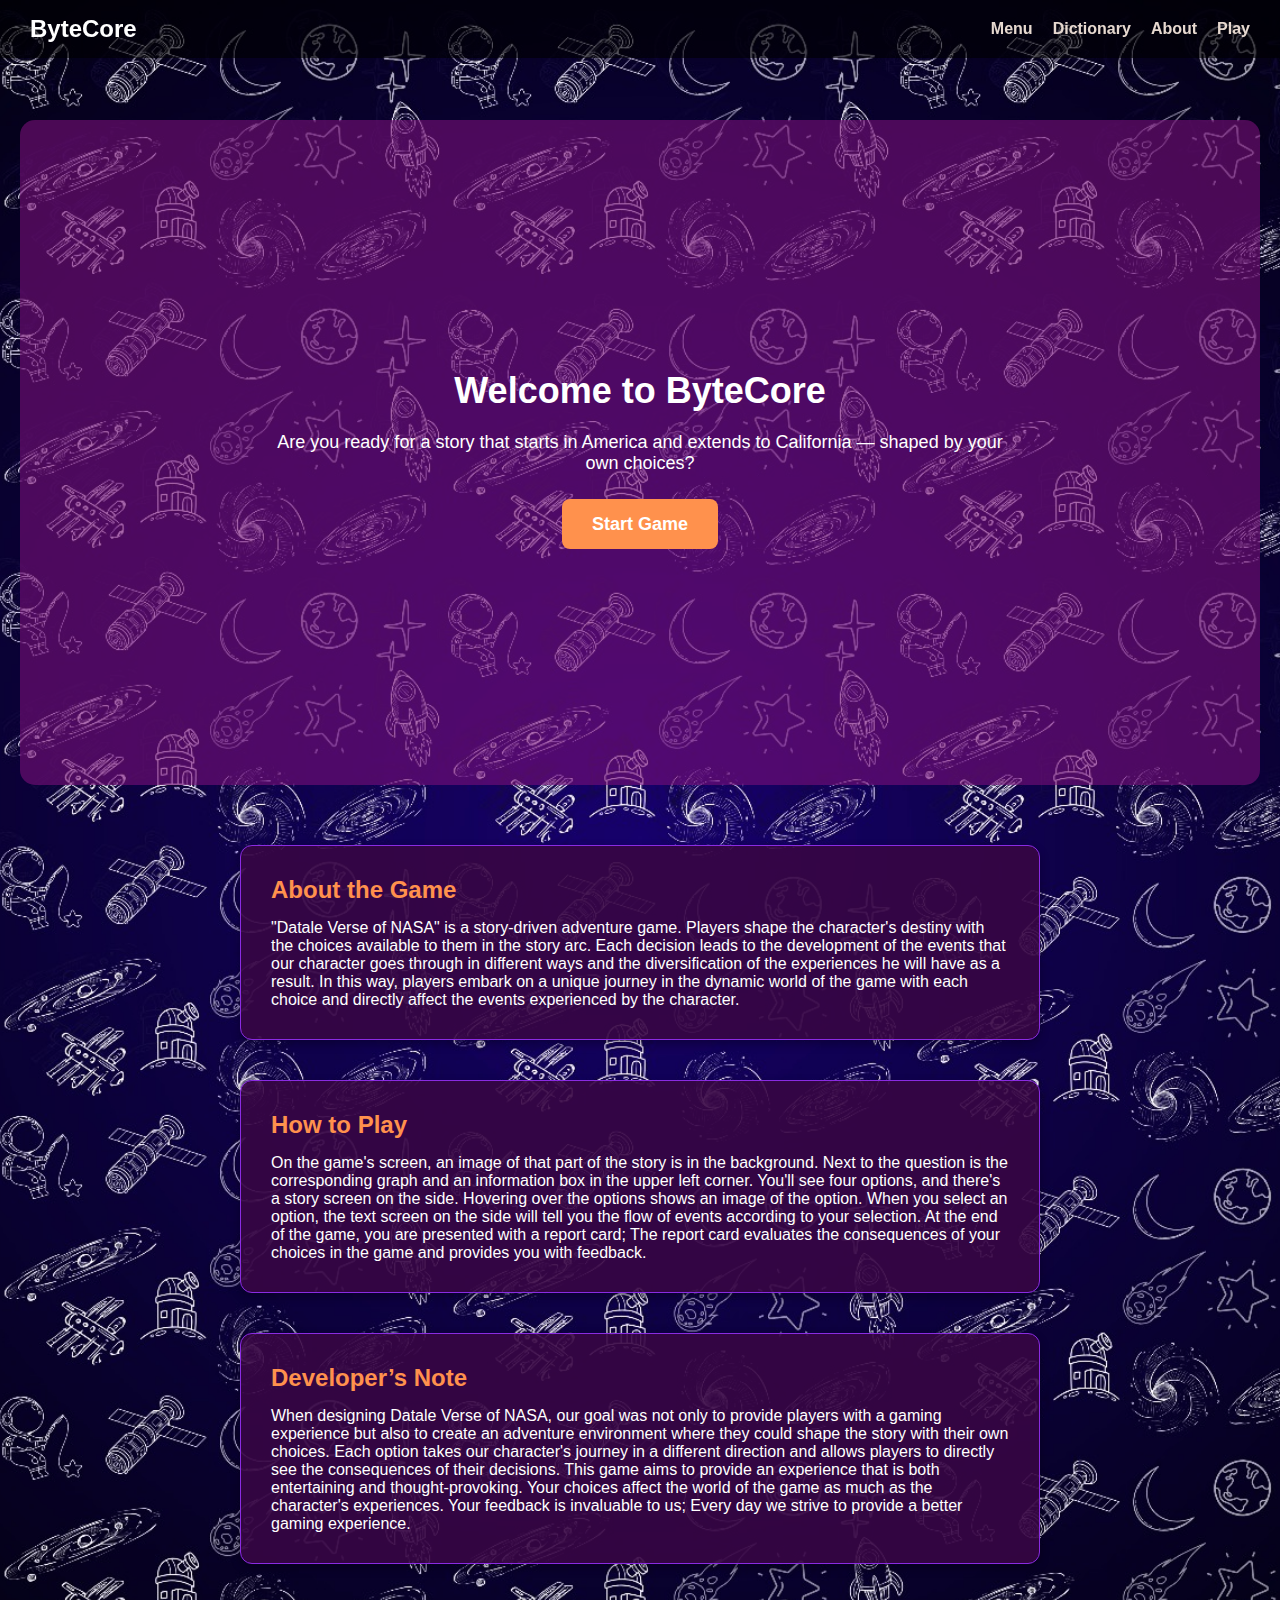
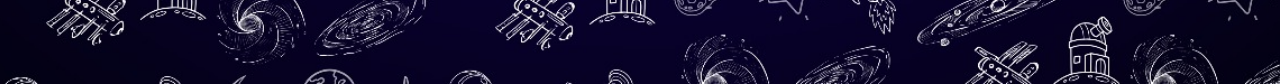
<file: index.html>
<!DOCTYPE html>
<html lang="en">
<head>
  <meta charset="UTF-8" />
  <meta name="viewport" content="width=device-width, initial-scale=1.0"/>
  <title>ByteCore Main Menu</title>
  <link rel="stylesheet" href="style.css"/>
</head>
<body>
  <header>
    <div class="logo">ByteCore</div>
    <nav>
      <ul>
        <li><a href="index.html">Menu</a></li>
        <li><a href="dictionary.html">Dictionary</a></li>
        <li><a href="about.html">About</a></li>
        <li><a href="game.html">Play</a></li>
      </ul>
    </nav>
  </header>

  <main class="main-menu">
    <div class="menu-container">
      <h1 class="menu-title">Welcome to ByteCore</h1>
      <p class="menu-subtitle">Are you ready for a story that starts in America and extends to California — shaped by your own choices?</p>
      <a href="game.html" class="play-button">Start Game</a>
    </div>

    <section class="info-section">
      <div class="info-box">
        <h2>About the Game</h2>
        <p>"Datale Verse of NASA" is a story-driven adventure game. Players shape the character's destiny with the choices available to them in the story arc. Each decision leads to the development of the events that our character goes through in different ways and the diversification of the experiences he will have as a result. In this way, players embark on a unique journey in the dynamic world of the game with each choice and directly affect the events experienced by the character.</p>
      </div>
      <div class="info-box">
        <h2>How to Play</h2>
        <p>On the game's screen, an image of that part of the story is in the background. Next to the question is the corresponding graph and an information box in the upper left corner. You'll see four options, and there's a story screen on the side. Hovering over the options shows an image of the option. When you select an option, the text screen on the side will tell you the flow of events according to your selection. At the end of the game, you are presented with a report card; The report card evaluates the consequences of your choices in the game and provides you with feedback.</p>
      </div>
      <div class="info-box">
        <h2>Developer’s Note</h2>
        <p>When designing Datale Verse of NASA, our goal was not only to provide players with a gaming experience but also to create an adventure environment where they could shape the story with their own choices. Each option takes our character's journey in a different direction and allows players to directly see the consequences of their decisions. This game aims to provide an experience that is both entertaining and thought-provoking. Your choices affect the world of the game as much as the character's experiences. Your feedback is invaluable to us; Every day we strive to provide a better gaming experience.</p>
      </div>
    </section>
  </main>
</body>
</html>
</file>
<file: style.css>
* {
  margin: 0;
  padding: 0;
  box-sizing: border-box;
}

body, html {
  height: 100%;
  font-family: 'Segoe UI', sans-serif;
}

body {
  background-repeat: no-repeat;
  background-size: cover;
  background-position: center center;
  background-attachment: fixed;
}

header {
  background-color: rgba(0, 0, 0, 0.6);
  color: white;
  padding: 15px 30px;
  display: flex;
  justify-content: space-between;
  align-items: center;
  position: fixed;
  width: 100%;
  z-index: 10;
}

header .logo {
  font-size: 24px;
  font-weight: bold;
}

header nav ul {
  display: flex;
  list-style: none;
  gap: 20px;
}

main {
  display: flex;
  height: 100vh;
  background-size: cover;
  background-position: center;
  padding-top: 70px;
}

.story-area {
  flex: 3;
  display: flex;
  flex-direction: row;
  justify-content: center;
  align-items: center;
  padding: 40px;
  color: rgb(22, 11, 11);
  background: rgba(0, 0, 0, 0.4);
}

.question-container {
  background-color: rgba(255, 255, 255, 0.5);
  background-size: cover;
  background-position: center;
  padding: 30px;
  border-radius: 100px;
  max-width: 600px;
  text-align: center;
}

.options {
  margin-top: 20px;
  display: flex;
  flex-wrap: wrap;
  justify-content: center;
  gap: 20px;
}

.option-card {
  perspective: 1000px;
  flex: 1 1 200px;
  max-width: 300px;
  min-height: 140px;
  display: flex;
}

.option-inner {
  position: relative;
  width: 100%;
  height: 100%;
  text-align: center;
  transition: transform 0.6s;
  transform-style: preserve-3d;
  cursor: pointer;
  display: flex;
}

.option-card:hover .option-inner {
  transform: rotateY(180deg);
}

.option-front,
.option-back {
  position: absolute;
  width: 100%;
  min-height: 100%;
  backface-visibility: hidden;
  border-radius: 10px;
  font-weight: bold;
  color: white;
  font-size: 16px;
  padding: 20px;
  display: flex;
  justify-content: center;
  align-items: center;
  text-align: center;
  white-space: normal;
  word-wrap: break-word;
  box-sizing: border-box;
}

.option-front {
  background-color: #520052;
}

.option-back {
  background-color: #c127cf;
  transform: rotateY(180deg);
}

.story-log {
  flex: 0.7;
  background-color: rgba(0, 0, 0, 0.8);
  padding: 10px;
  overflow-y: auto;
  font-family: "Courier New", monospace;
}

.story-log h3 {
  color: #69ce69;
  margin-bottom: 10px;
  font-size: 18px;
}

#log-list {
  list-style: none;
  padding-left: 0;
}

#log-list li {
  margin-bottom: 10px;
  font-size: 14px;
  color: #00ff00;
  white-space: pre-wrap;
}

.image-box {
  flex: 0 0 300px;
  max-width: 300px;
  height: 300px;
  overflow: hidden;
  border-radius: 10px;
  background-color: rgba(255, 255, 255, 0.1);
}

.image-box img {
  width: 100%;
  height: 100%;
  object-fit: cover;
  transition: transform 0.5s ease;
  display: block;
  border-radius: 10px;
}

.image-box {
  flex: 0 0 300px;
  max-width: 300px;
  height: 300px;
  overflow: hidden;
  border-radius: 10px;
  background-color: rgba(255, 255, 255, 0.1);
  transition: transform 0.3s ease; 
}

.image-box img {
  width: 100%;
  height: 100%;
  object-fit: cover;
  display: block;
  border-radius: 10px;
}


.image-box:hover {
  transform: scale(1.9);
  z-index: 20;
}

.info-tooltip {
  position: absolute;
  top: 80px; /* Header'dan biraz aşağı */
  left: 30px;
  z-index: 5;
}

.info-circle {
  width: 30px;
  height: 30px;
  background-color: #1637a7;
  border-radius: 50%;
  color: white;
  font-weight: bold;
  font-size: 18px;
  display: flex;
  align-items: center;
  justify-content: center;
  cursor: default;
  transition: background-color 0.3s ease;
  position: relative;
}

.tooltip-text {
  position: absolute;
  top: 35px;
  left: 0;
  background-color: rgba(27, 190, 114, 0.75);
  color: white;
  padding: 10px;
  border-radius: 8px;
  white-space: nowrap;
  font-size: 14px;
  opacity: 0;
  pointer-events: none;
  transition: opacity 0.3s ease;
  max-width: 25000px;
}

/* Hover olunca tooltip göster */
.info-tooltip:hover .tooltip-text {
  opacity: 1;
  pointer-events: auto;
}

/* Menü linkleri turuncu ve altı çizgisiz */
header nav ul li a {
  color: #e6d8cf;
  text-decoration: none;
  font-weight: bold;
  transition: color 0.3s ease;
}

header nav ul li a:hover {
  color: #ce22ce;
}

/* Ana Menü Alanı - scroll yapılabilsin diye height kaldırıldı */
.main-menu {
  background-image: url('img/menu_bg.jpg');
  background-size: cover;
  background-position: center;
  display: flex;
  justify-content: center;
  align-items: center;
  min-height: 100vh; /* Bu satırı ekleyin */
  width: 100%; /* Bu satırı ekleyin */
  flex-direction: column; /* Bu satırı ekleyin */
  height: auto; /* Bu satırı ekleyin */
  padding: 120px 20px 60px 20px; /* Header'dan sonra içerik boşluğu */
}

.menu-container {
  background-color: rgba(121, 15, 121, 0.6);
  padding: 250px;
  border-radius: 15px;
  text-align: center;
  color: white;
  max-width: 70000px;
}

.menu-title {
  font-size: 36px;
  margin-bottom: 20px;
}

.menu-subtitle {
  font-size: 18px;
  margin-bottom: 40px;
}

.play-button {
  padding: 15px 30px;
  font-size: 18px;
  font-weight: bold;
  background-color: #ff914d;
  color: white;
  text-decoration: none;
  border-radius: 8px;
  transition: background-color 0.3s ease;
}

.play-button:hover {
  background-color: #e07b35;
}

/* Bilgi Bölümü */
.info-section {
  padding: 60px 20px;
  background-color: rgba(0, 0, 0, 0);
  color: white;
  display: flex;
  width: 100%; /* Bu satırı ekleyin */
  flex-direction: column;
  gap: 40px;
  align-items: center;
}

.info-box {
  max-width: 800px;
  background-color: rgba(55, 6, 68, 0.9);
  padding: 30px;
  border-radius: 12px;
  border: 1px solid #8A2BE2; /* Mor border */
  box-shadow: 0 4px 10px rgba(0,0,0,0.3);
  transition: transform 0.3s ease;
}

.info-box:hover {
  transform: scale(1.02);
  box-shadow: 
    0 0 15px rgba(138, 43, 226, 0.9),
    0 0 30px rgba(138, 43, 226, 0.6),
    0 0 45px rgba(138, 43, 226, 0.4),
    inset 0 0 15px rgba(138, 43, 226, 0.3);
}

.info-box h2 {
  color: #ff914d;
  margin-bottom: 15px;
}

/* Aktif menü linki */
header nav ul li a.active {
  color: #ff914d;
}

/* --- Mobil uyum --- */
@media (max-width: 900px) {
  .dictionary-grid {
    grid-template-columns: repeat(2, 1fr);
  }
}

@media (max-width: 600px) {
  .dictionary-grid {
    grid-template-columns: 1fr;
  }
}

/* === DICTIONARY SAYFASI (3 KUTULU GRID DÜZEN) === */
.dictionary-section {
  padding: 120px 40px 80px 40px;
  background-image: url('img/.jpg');
  background-size: cover;
  background-position: center;
  display: flex;
  flex-direction: column;
  align-items: center;
  color: white;
  min-height: 100vh;
}

.dictionary-header {
  font-size: 42px;
  color: #c127cf;
  margin-bottom: 40px;
  text-shadow: 0 0 10px #000;
}

/* 3 sütunluk kutu düzeni */
.dictionary-grid {
  display: grid;
  grid-template-columns: repeat(3, 1fr);
  gap: 25px;
  width: 100%;
  max-width: 1100px;
}

/* Tek tek kutular */
.dictionary-box {
  background-color: rgba(255, 255, 255, 0.08);
  padding: 25px;
  border-radius: 12px;
  box-shadow: 0 4px 12px rgba(0,0,0,0.4);
  transition: transform 0.3s ease, background-color 0.3s ease;
  text-align: left;
}

.dictionary-box:hover {
  transform: scale(1.05);
  background-color: rgba(255, 255, 255, 0.15);
  box-shadow: 
    0 0 15px rgba(138, 43, 226, 0.9),
    0 0 30px rgba(138, 43, 226, 0.6),
    0 0 45px rgba(138, 43, 226, 0.4),
    inset 0 0 15px rgba(138, 43, 226, 0.3);
}

.dictionary-box h2 {
  color: #ff914d;
  font-size: 20px;
  margin-bottom: 10px;
}

.dictionary-box p {
  font-size: 20px;
  color: #ffffff;
  margin-bottom: 8px;
}

.dictionary-box strong {
  color: #69ce69;
}

/* Aktif menü linki */
header nav ul li a.active {
  color: #ff914d;
}

/* --- Mobil uyum --- */
@media (max-width: 900px) {
  .dictionary-grid {
    grid-template-columns: repeat(2, 1fr);
  }
}

@media (max-width: 600px) {
  .dictionary-grid {
    grid-template-columns: 1fr;
  }
}

/* Oyun Raporu Stilleri */
.game-report {
    background: rgba(30, 30, 30, 0.95);
    padding: 40px;
    border-radius: 15px;
    color: white;
    max-width: 800px;
    margin: 0 auto;
    text-align: center;
}

.game-report h1 {
    color: #ff914d;
    margin-bottom: 30px;
    font-size: 2.5em;
}

.report-stats {
    display: flex;
    justify-content: space-around;
    margin: 30px 0;
    flex-wrap: wrap;
    gap: 20px;
}

.stat-item {
    background: rgba(255, 255, 255, 0.1);
    padding: 20px;
    border-radius: 10px;
    min-width: 150px;
}

.stat-item h3 {
    color: #ff914d;
    margin-bottom: 10px;
    font-size: 1em;
}

.stat-value {
    font-size: 1.8em;
    font-weight: bold;
    color: #69ce69;
}

.answers-details {
    margin: 30px 0;
    text-align: left;
}

.answers-details h3 {
    color: #ff914d;
    margin-bottom: 20px;
    text-align: center;
}

.answers-list {
    display: flex;
    flex-direction: column;
    gap: 20px;
    max-height: 500px;
    overflow-y: auto;
    padding: 10px;
}

.answer-item {
    background: rgba(255, 255, 255, 0.05);
    padding: 20px;
    border-radius: 10px;
    border-left: 4px solid #ff914d;
}

.answer-header {
    display: flex;
    justify-content: space-between;
    align-items: center;
    margin-bottom: 15px;
    padding-bottom: 10px;
    border-bottom: 1px solid rgba(255, 255, 255, 0.1);
}

.answer-number {
    font-weight: bold;
    color: #ff914d;
    font-size: 1.1em;
}

.answer-time {
    color: #69ce69;
    font-weight: bold;
}

.question-text {
    font-style: italic;
    margin-bottom: 15px;
    color: #e6d8cf;
    line-height: 1.4;
}

.selected-answer {
    background: rgba(255, 145, 77, 0.1);
    padding: 12px;
    border-radius: 6px;
    margin-bottom: 15px;
    border-left: 3px solid #ff914d;
}

.selected-answer strong {
    color: #ff914d;
}

.editor-note {
    background: rgba(105, 206, 105, 0.1);
    padding: 12px;
    border-radius: 6px;
    font-style: italic;
    border-left: 3px solid #69ce69;
}

.editor-note strong {
    color: #69ce69;
}

.report-actions {
    display: flex;
    gap: 20px;
    justify-content: center;
    margin-top: 30px;
    flex-wrap: wrap;
}

.report-actions .play-button {
    padding: 12px 25px;
    font-size: 16px;
}

/* Responsive */
@media (max-width: 768px) {
    .report-stats {
        flex-direction: column;
        align-items: center;
    }
    
    .stat-item {
        width: 100%;
        max-width: 200px;
    }
    
    .answer-header {
        flex-direction: column;
        gap: 10px;
        text-align: center;
    }
    
    .report-actions {
        flex-direction: column;
    }
    
    .game-report {
        padding: 20px;
    }
}

/* Basit Yazı Animasyonu */
.log-item {
    font-family: 'Segoe UI', Tahoma, Geneva, Verdana, sans-serif;
    color: #e6d8cf;
    background: transparent;
    padding: 10px 15px;
    margin: 5px 0;
    border-left: 2px solid #ff914d;
    border-radius: 0 5px 5px 0;
    line-height: 1.5;
    min-height: 20px;
}

.story-log {
    background: rgba(0, 0, 0, 0.8) !important;
    font-family: 'Segoe UI', Tahoma, Geneva, Verdana, sans-serif;
}

.story-log h3 {
    color: #ff914d;
    margin-bottom: 15px;
    border-bottom: 1px solid #ff914d;
    padding-bottom: 5px;
}

/* About Section */
.about-section {
  padding: 100px 20px 80px;
  min-height: 100vh;
  background: linear-gradient(135deg, #0a0a0a, #1a1a2e);
}

.about-container {
  max-width: 1200px;
  margin: 0 auto;
}

/* Profile Card */
.profile-card {
  background: rgba(30, 30, 30, 0.95);
  border-radius: 20px;
  padding: 40px;
  margin-bottom: 40px;
  display: flex;
  align-items: center;
  gap: 30px;
  box-shadow: 0 15px 35px rgba(0, 0, 0, 0.5);
  border: 2px solid #333;
  transition: all 0.3s ease;
}

.profile-card:hover {
  border-color: #ff914d;
  transform: translateY(-5px);
  box-shadow: 0 20px 45px rgba(255, 145, 77, 0.2);
}

.profile-image {
  width: 150px;
  height: 150px;
  border-radius: 50%;
  overflow: hidden;
  border: 4px solid #ff914d;
  position: relative;
}

.profile-image img {
  width: 100%;
  height: 100%;
  object-fit: cover;
}

.image-placeholder {
  width: 100%;
  height: 100%;
  background: linear-gradient(135deg, #ff914d, #ff6b35);
  display: flex;
  align-items: center;
  justify-content: center;
  font-size: 3rem;
}

.profile-info h1 {
  color: #ff914d;
  font-size: 2.2rem;
  margin-bottom: 10px;
}

.profile-info .title {
  color: #e6d8cf;
  font-size: 1.2rem;
  margin-bottom: 20px;
  opacity: 0.8;
}

.social-links {
  display: flex;
  gap: 15px;
}

.social-link {
  padding: 10px 20px;
  background: rgba(255, 145, 77, 0.2);
  color: #ff914d;
  text-decoration: none;
  border-radius: 8px;
  border: 1px solid rgba(255, 145, 77, 0.4);
  transition: all 0.3s ease;
}

.social-link:hover {
  background: rgba(255, 145, 77, 0.3);
  border-color: #ff914d;
  transform: translateY(-2px);
}

/* About Content */
.about-content {
  display: flex;
  flex-direction: column;
  gap: 25px;
  margin-bottom: 40px;
}

.about-box {
  background: rgba(30, 30, 30, 0.95);
  padding: 30px;
  border-radius: 15px;
  border: 2px solid #333;
  box-shadow: 0 10px 25px rgba(0, 0, 0, 0.4);
  transition: all 0.3s ease;
}

.about-box:hover {
  border-color: #ff914d;
  transform: translateY(-3px);
  box-shadow: 0 15px 35px rgba(255, 145, 77, 0.15);
}

.about-box h2 {
  color: #ff914d;
  margin-bottom: 20px;
  font-size: 1.5rem;
  border-bottom: 2px solid #ff914d;
  padding-bottom: 10px;
}

.about-box p {
  color: #e6d8cf;
  line-height: 1.7;
  margin-bottom: 15px;
}

.about-box ul {
  color: #e6d8cf;
  line-height: 1.8;
  margin-left: 20px;
}

.about-box li {
  margin-bottom: 8px;
}

/* Tech Stack */
.tech-stack {
  display: flex;
  flex-wrap: wrap;
  gap: 10px;
  margin-top: 15px;
}

.tech-item {
  padding: 8px 16px;
  background: rgba(105, 206, 105, 0.2);
  color: #69ce69;
  border-radius: 20px;
  border: 1px solid rgba(105, 206, 105, 0.4);
  font-size: 0.9rem;
}

/* Contact Info */
.contact-info p {
  margin-bottom: 10px;
  padding: 10px;
  background: rgba(255, 255, 255, 0.05);
  border-radius: 8px;
  border-left: 3px solid #ff914d;
}

/* Stats Section */
.stats-section {
  background: rgba(30, 30, 30, 0.95);
  padding: 40px;
  border-radius: 20px;
  border: 2px solid #333;
  box-shadow: 0 15px 35px rgba(0, 0, 0, 0.4);
}

.stats-section h2 {
  color: #ff914d;
  text-align: center;
  margin-bottom: 30px;
  font-size: 1.8rem;
}

.stats-grid {
  display: grid;
  grid-template-columns: repeat(auto-fit, minmax(200px, 1fr));
  gap: 20px;
}

.stat-item {
  text-align: center;
  padding: 20px;
  background: rgba(255, 255, 255, 0.05);
  border-radius: 15px;
  border: 1px solid rgba(255, 145, 77, 0.3);
  transition: all 0.3s ease;
}

.stat-item:hover {
  border-color: #ff914d;
  transform: scale(1.05);
}

.stat-number {
  color: #ff914d;
  font-size: 2.5rem;
  font-weight: bold;
  margin-bottom: 10px;
}

.stat-label {
  color: #e6d8cf;
  font-size: 1rem;
  opacity: 0.8;
}

/* Responsive */
@media (max-width: 768px) {
  .about-section {
    padding: 80px 15px 60px;
  }
  
  .profile-card {
    flex-direction: column;
    text-align: center;
    padding: 30px 20px;
  }
  
  .profile-image {
    width: 120px;
    height: 120px;
  }
  
  .profile-info h1 {
    font-size: 1.8rem;
  }
  
  .social-links {
    justify-content: center;
    flex-wrap: wrap;
  }
  
  .about-box {
    padding: 25px 20px;
  }
  
  .stats-grid {
    grid-template-columns: repeat(2, 1fr);
  }
  
  .stat-number {
    font-size: 2rem;
  }
}

@media (max-width: 480px) {
  .stats-grid {
    grid-template-columns: 1fr;
  }
  
  .tech-stack {
    justify-content: center;
  }
}
</file>
